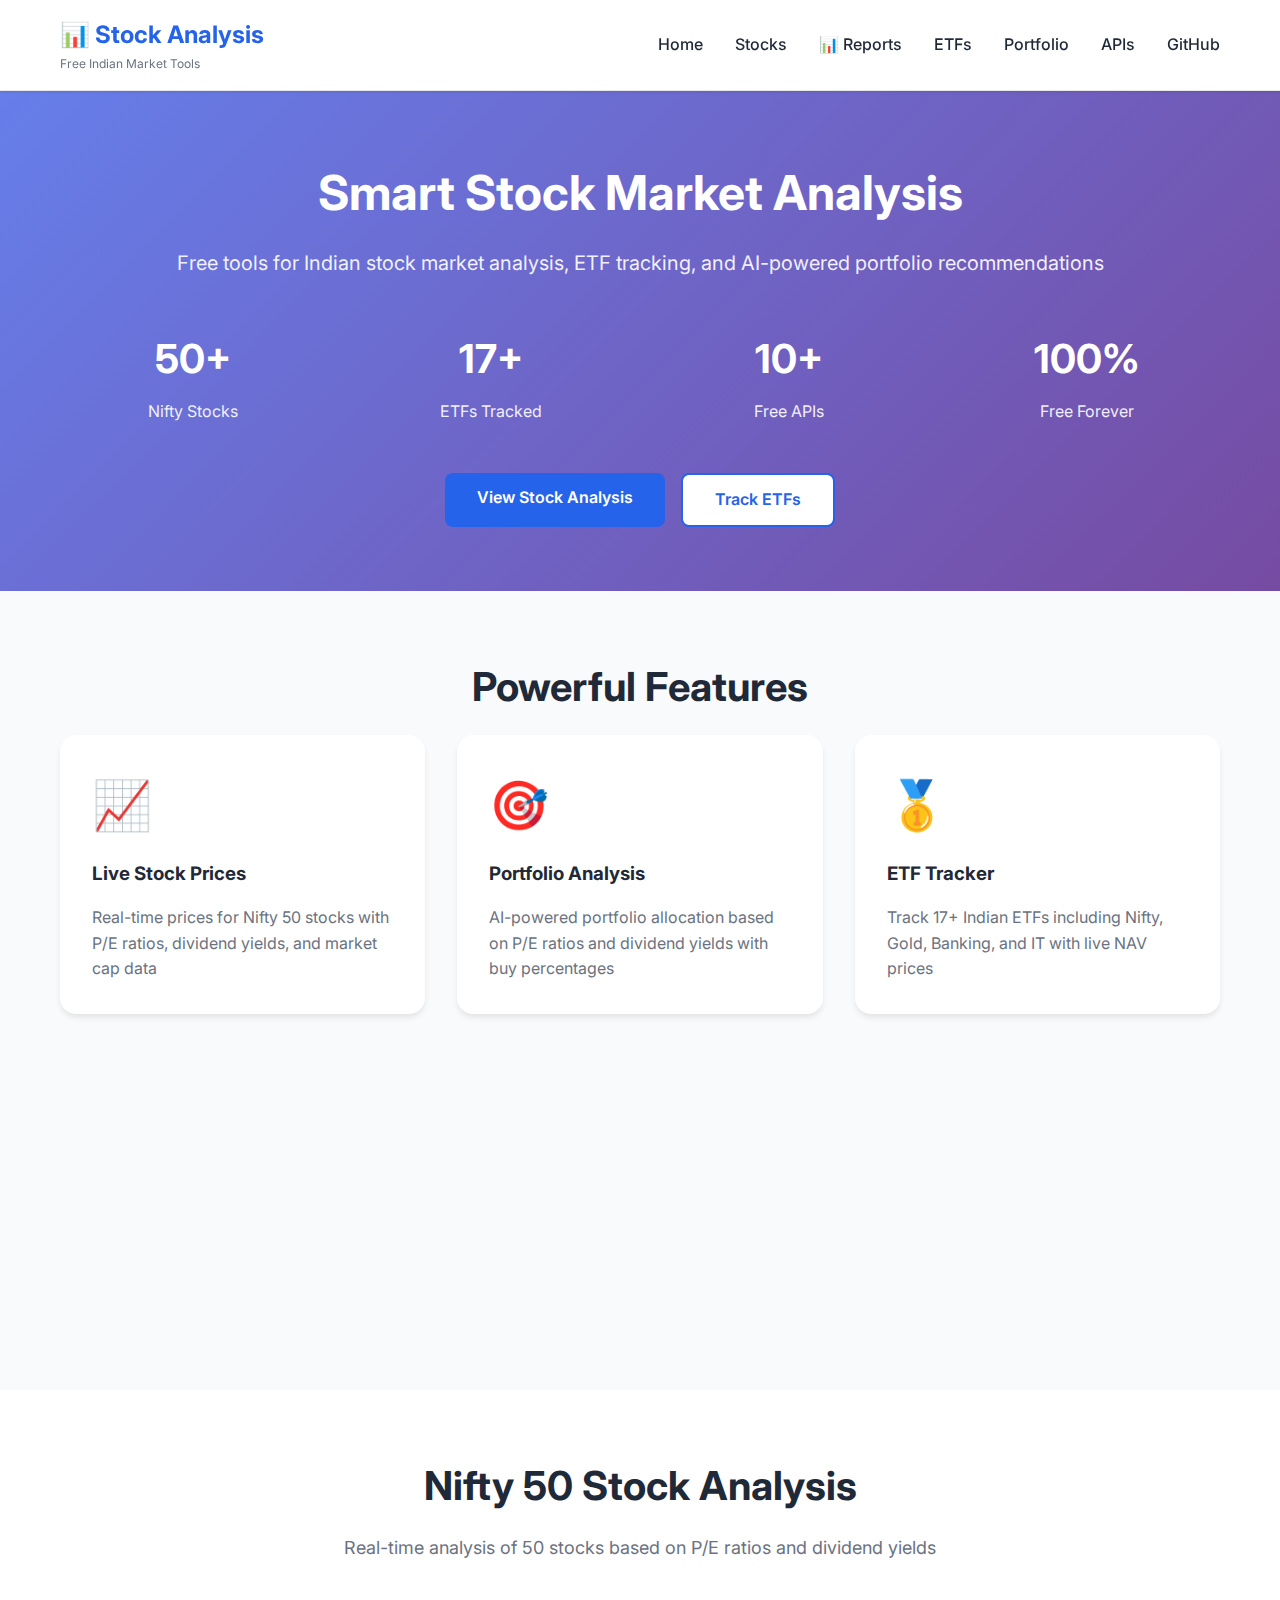
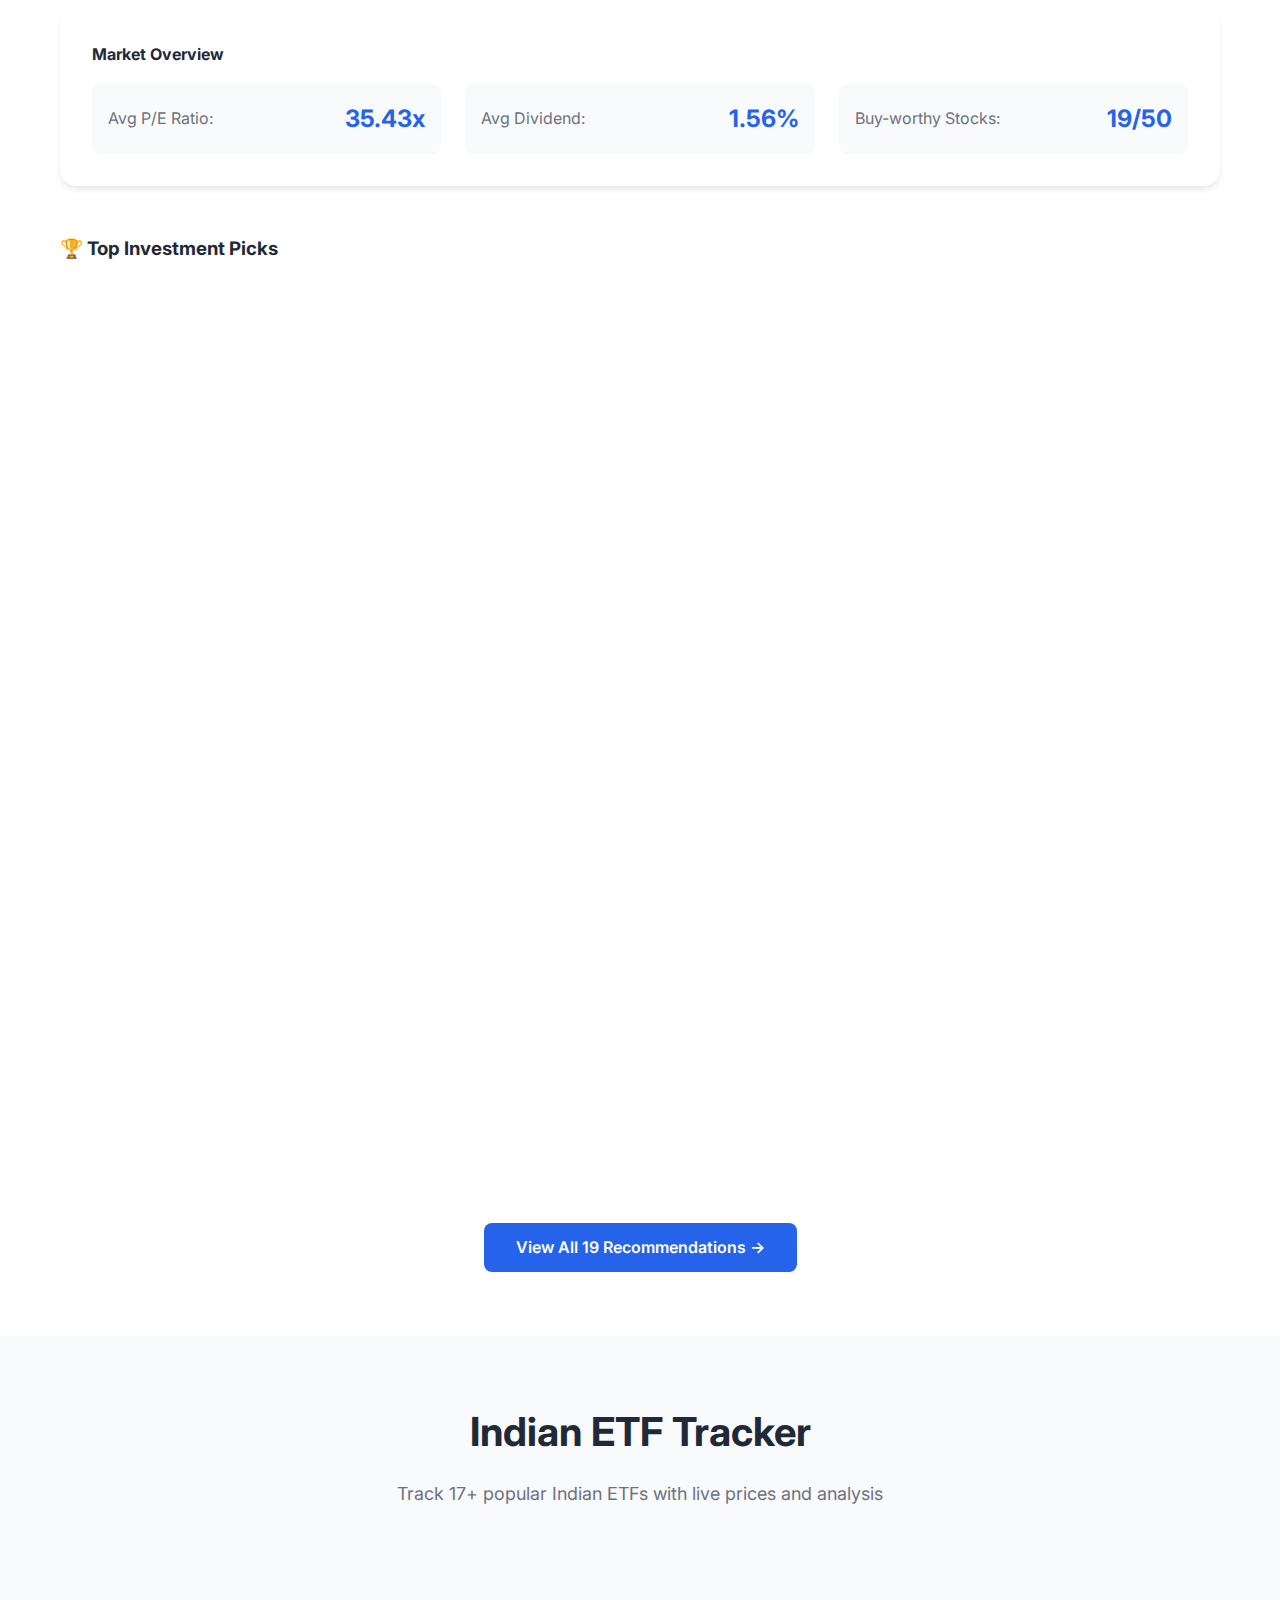
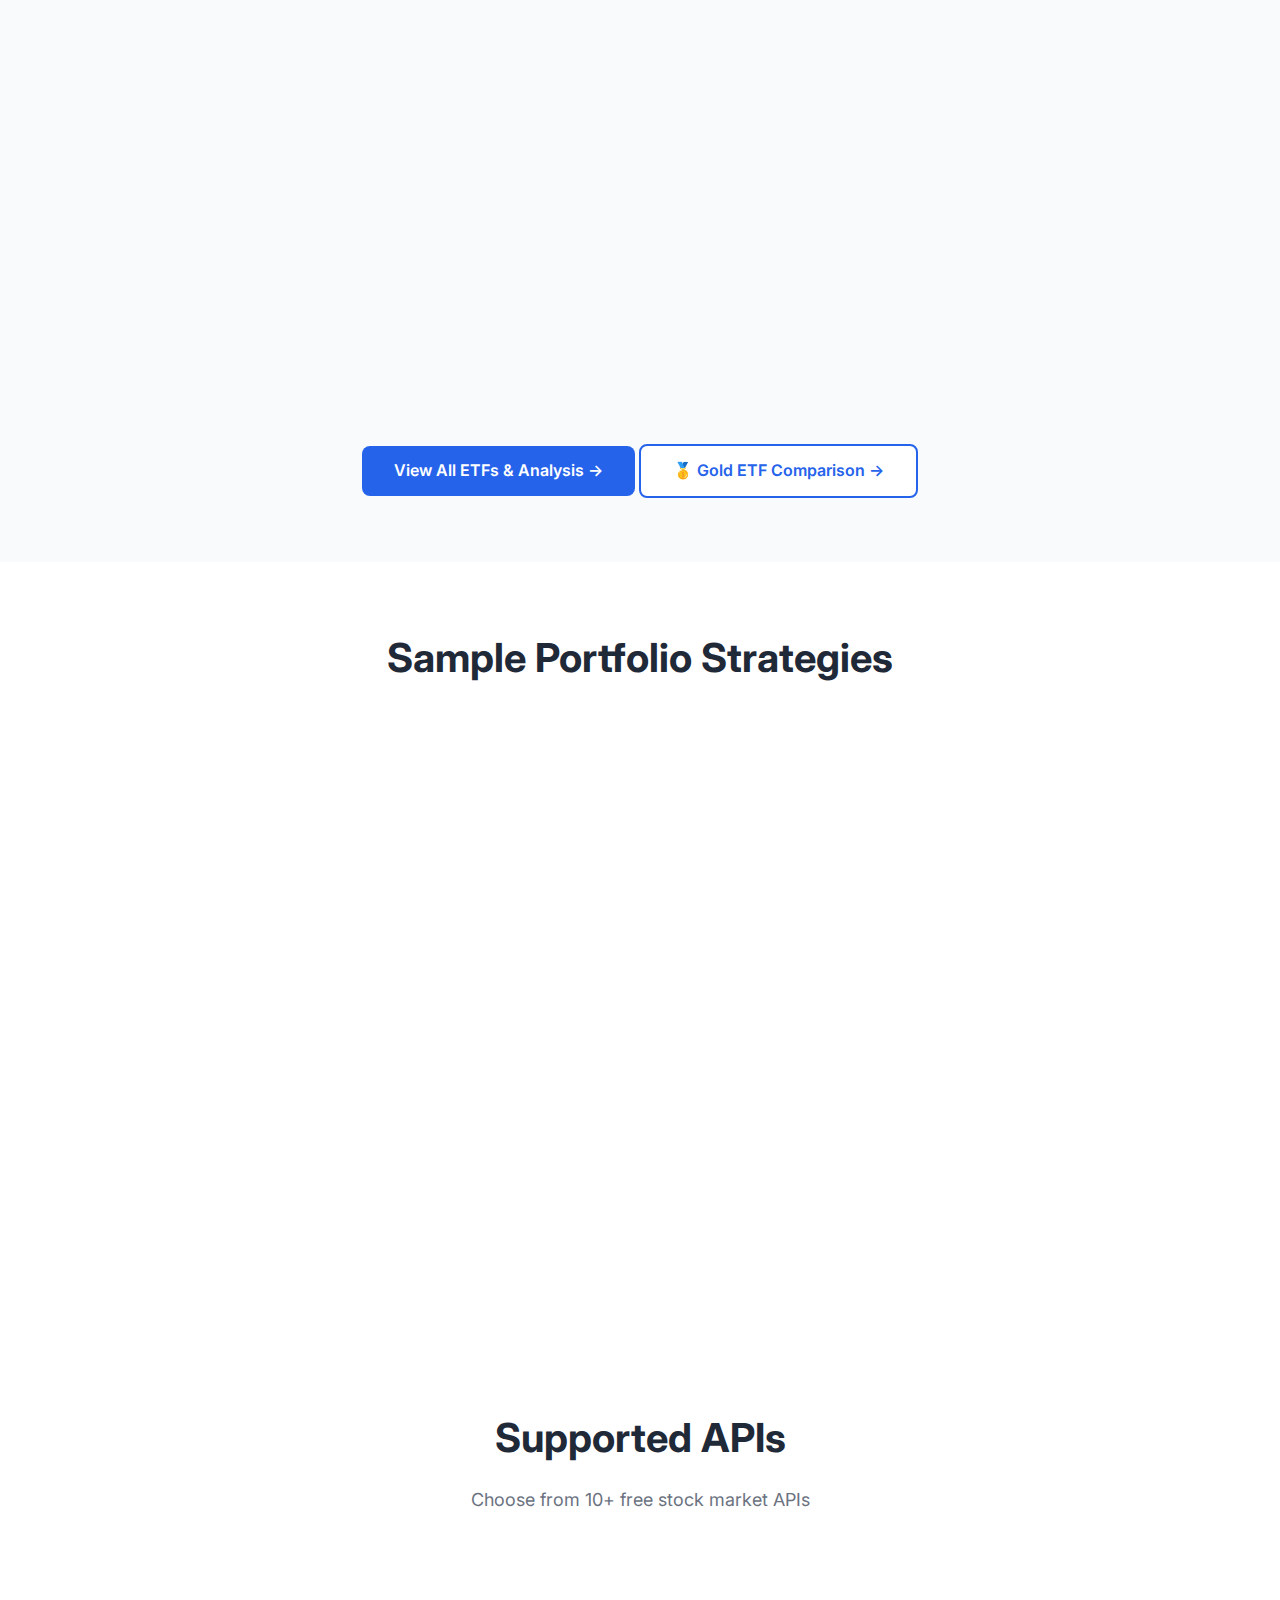
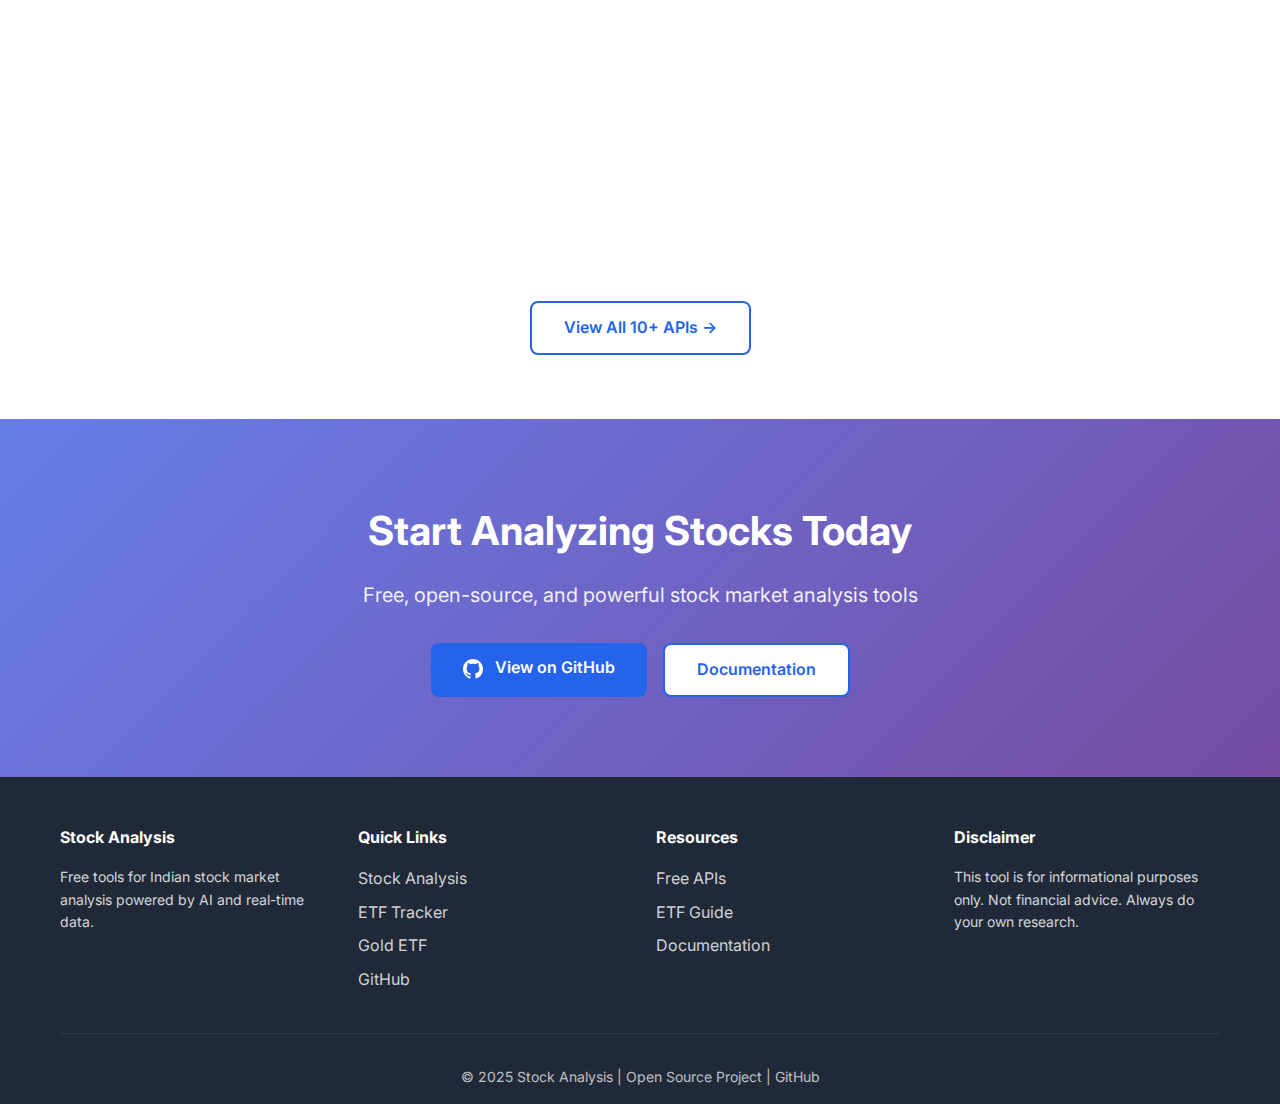
<file: docs/index.html>
<!DOCTYPE html>
<html lang="en">
<head>
    <meta charset="UTF-8">
    <meta name="viewport" content="width=device-width, initial-scale=1.0">
    <meta name="description" content="Free Indian Stock Market Analysis, ETF Tracker, and Portfolio Recommendations powered by AI">
    <title>Indian Stock Market Analysis | Free ETF Tracker & Portfolio Tools</title>
    <link rel="stylesheet" href="css/style.css">
    <link href="https://fonts.googleapis.com/css2?family=Inter:wght@300;400;600;700&display=swap" rel="stylesheet">
</head>
<body>
    <!-- Header -->
    <header class="header">
        <nav class="navbar">
            <div class="container">
                <div class="logo">
                    <h1>📊 Stock Analysis</h1>
                    <span class="tagline">Free Indian Market Tools</span>
                </div>
                <ul class="nav-menu">
                    <li><a href="#home">Home</a></li>
                    <li><a href="#stocks">Stocks</a></li>
                    <li><a href="reports.html">📊 Reports</a></li>
                    <li><a href="#etfs">ETFs</a></li>
                    <li><a href="#portfolio">Portfolio</a></li>
                    <li><a href="#apis">APIs</a></li>
                    <li><a href="https://github.com/dineshratn/angel-one-stock-analysis" target="_blank">GitHub</a></li>
                </ul>
            </div>
        </nav>
    </header>

    <!-- Hero Section -->
    <section id="home" class="hero">
        <div class="container">
            <div class="hero-content">
                <h1 class="hero-title">Smart Stock Market Analysis</h1>
                <p class="hero-subtitle">Free tools for Indian stock market analysis, ETF tracking, and AI-powered portfolio recommendations</p>
                <div class="hero-stats">
                    <div class="stat">
                        <h3>50+</h3>
                        <p>Nifty Stocks</p>
                    </div>
                    <div class="stat">
                        <h3>17+</h3>
                        <p>ETFs Tracked</p>
                    </div>
                    <div class="stat">
                        <h3>10+</h3>
                        <p>Free APIs</p>
                    </div>
                    <div class="stat">
                        <h3>100%</h3>
                        <p>Free Forever</p>
                    </div>
                </div>
                <div class="hero-cta">
                    <a href="#stocks" class="btn btn-primary">View Stock Analysis</a>
                    <a href="#etfs" class="btn btn-secondary">Track ETFs</a>
                </div>
            </div>
        </div>
    </section>

    <!-- Features Section -->
    <section class="features">
        <div class="container">
            <h2 class="section-title">Powerful Features</h2>
            <div class="features-grid">
                <div class="feature-card">
                    <div class="feature-icon">📈</div>
                    <h3>Live Stock Prices</h3>
                    <p>Real-time prices for Nifty 50 stocks with P/E ratios, dividend yields, and market cap data</p>
                </div>
                <div class="feature-card">
                    <div class="feature-icon">🎯</div>
                    <h3>Portfolio Analysis</h3>
                    <p>AI-powered portfolio allocation based on P/E ratios and dividend yields with buy percentages</p>
                </div>
                <div class="feature-card">
                    <div class="feature-icon">🥇</div>
                    <h3>ETF Tracker</h3>
                    <p>Track 17+ Indian ETFs including Nifty, Gold, Banking, and IT with live NAV prices</p>
                </div>
                <div class="feature-card">
                    <div class="feature-icon">🔌</div>
                    <h3>Multiple APIs</h3>
                    <p>10+ free stock market APIs supported including Yahoo Finance, Alpha Vantage, and Finnhub</p>
                </div>
                <div class="feature-card">
                    <div class="feature-icon">📊</div>
                    <h3>Technical Analysis</h3>
                    <p>52-week highs/lows, moving averages, volume analysis, and trend indicators</p>
                </div>
                <div class="feature-card">
                    <div class="feature-icon">💰</div>
                    <h3>Value Picks</h3>
                    <p>Identify undervalued stocks with low P/E ratios and high dividend yields</p>
                </div>
            </div>
        </div>
    </section>

    <!-- Stock Analysis Section -->
    <section id="stocks" class="stock-analysis">
        <div class="container">
            <h2 class="section-title">Nifty 50 Stock Analysis</h2>
            <p class="section-subtitle">Real-time analysis of 50 stocks based on P/E ratios and dividend yields</p>

            <div class="analysis-summary">
                <div class="summary-card">
                    <h4>Market Overview</h4>
                    <div class="summary-stats">
                        <div class="stat-item">
                            <span class="stat-label">Avg P/E Ratio:</span>
                            <span class="stat-value">35.43x</span>
                        </div>
                        <div class="stat-item">
                            <span class="stat-label">Avg Dividend:</span>
                            <span class="stat-value">1.56%</span>
                        </div>
                        <div class="stat-item">
                            <span class="stat-label">Buy-worthy Stocks:</span>
                            <span class="stat-value">19/50</span>
                        </div>
                    </div>
                </div>
            </div>

            <div class="top-picks">
                <h3>🏆 Top Investment Picks</h3>
                <div class="picks-grid">
                    <div class="pick-card strong-buy">
                        <div class="pick-badge">STRONG BUY</div>
                        <h4>POWERGRID</h4>
                        <p class="company-name">Power Grid Corporation</p>
                        <div class="pick-details">
                            <div class="detail">
                                <span>Price:</span>
                                <strong>₹271.30</strong>
                            </div>
                            <div class="detail">
                                <span>P/E Ratio:</span>
                                <strong>17.55x</strong>
                            </div>
                            <div class="detail">
                                <span>Dividend:</span>
                                <strong>5.00%</strong>
                            </div>
                            <div class="detail">
                                <span>Score:</span>
                                <strong>100/100</strong>
                            </div>
                            <div class="detail allocation">
                                <span>Allocation:</span>
                                <strong class="highlight">7.47%</strong>
                            </div>
                        </div>
                    </div>

                    <div class="pick-card strong-buy">
                        <div class="pick-badge">STRONG BUY</div>
                        <h4>WIPRO</h4>
                        <p class="company-name">Wipro Limited</p>
                        <div class="pick-details">
                            <div class="detail">
                                <span>Price:</span>
                                <strong>₹244.37</strong>
                            </div>
                            <div class="detail">
                                <span>P/E Ratio:</span>
                                <strong>19.00x</strong>
                            </div>
                            <div class="detail">
                                <span>Dividend:</span>
                                <strong>4.48%</strong>
                            </div>
                            <div class="detail">
                                <span>Score:</span>
                                <strong>100/100</strong>
                            </div>
                            <div class="detail allocation">
                                <span>Allocation:</span>
                                <strong class="highlight">7.47%</strong>
                            </div>
                        </div>
                    </div>

                    <div class="pick-card buy">
                        <div class="pick-badge buy-badge">BUY</div>
                        <h4>NTPC</h4>
                        <p class="company-name">NTPC Limited</p>
                        <div class="pick-details">
                            <div class="detail">
                                <span>Price:</span>
                                <strong>₹328.45</strong>
                            </div>
                            <div class="detail">
                                <span>P/E Ratio:</span>
                                <strong>17.59x</strong>
                            </div>
                            <div class="detail">
                                <span>Dividend:</span>
                                <strong>3.40%</strong>
                            </div>
                            <div class="detail">
                                <span>Score:</span>
                                <strong>87/100</strong>
                            </div>
                            <div class="detail allocation">
                                <span>Allocation:</span>
                                <strong class="highlight">6.49%</strong>
                            </div>
                        </div>
                    </div>

                    <div class="pick-card buy">
                        <div class="pick-badge buy-badge">BUY</div>
                        <h4>COALINDIA</h4>
                        <p class="company-name">Coal India Limited</p>
                        <div class="pick-details">
                            <div class="detail">
                                <span>Price:</span>
                                <strong>₹386.95</strong>
                            </div>
                            <div class="detail">
                                <span>P/E Ratio:</span>
                                <strong>7.64x</strong>
                            </div>
                            <div class="detail">
                                <span>Dividend:</span>
                                <strong>6.92%</strong>
                            </div>
                            <div class="detail">
                                <span>Score:</span>
                                <strong>82.6/100</strong>
                            </div>
                            <div class="detail allocation">
                                <span>Allocation:</span>
                                <strong class="highlight">6.17%</strong>
                            </div>
                        </div>
                    </div>
                </div>
                <div class="view-more">
                    <a href="stocks.html" class="btn btn-primary">View All 19 Recommendations →</a>
                </div>
            </div>
        </div>
    </section>

    <!-- ETF Section -->
    <section id="etfs" class="etf-section">
        <div class="container">
            <h2 class="section-title">Indian ETF Tracker</h2>
            <p class="section-subtitle">Track 17+ popular Indian ETFs with live prices and analysis</p>

            <div class="etf-categories">
                <div class="category-card">
                    <h3>🏢 Large Cap ETFs</h3>
                    <div class="etf-list">
                        <div class="etf-item">
                            <span class="etf-name">NIFTYBEES</span>
                            <span class="etf-price">₹292.83</span>
                            <span class="etf-expense">0.05%</span>
                        </div>
                        <div class="etf-item">
                            <span class="etf-name">SETFNIF50</span>
                            <span class="etf-price">₹276.57</span>
                            <span class="etf-expense">0.07%</span>
                        </div>
                    </div>
                </div>

                <div class="category-card">
                    <h3>🥇 Gold ETFs</h3>
                    <div class="etf-list">
                        <div class="etf-item recommended">
                            <span class="etf-name">GOLDSHARE</span>
                            <span class="etf-price">₹105.20</span>
                            <span class="etf-badge">⭐ Best</span>
                        </div>
                        <div class="etf-item">
                            <span class="etf-name">GOLDBEES</span>
                            <span class="etf-price">₹103.81</span>
                            <span class="etf-badge">High Liquidity</span>
                        </div>
                    </div>
                </div>

                <div class="category-card">
                    <h3>🏦 Sectoral ETFs</h3>
                    <div class="etf-list">
                        <div class="etf-item">
                            <span class="etf-name">BANKBEES</span>
                            <span class="etf-price">₹603.29</span>
                            <span class="etf-change positive">Near High</span>
                        </div>
                        <div class="etf-item">
                            <span class="etf-name">ITBEES</span>
                            <span class="etf-price">₹39.95</span>
                            <span class="etf-change">Value Pick</span>
                        </div>
                    </div>
                </div>

                <div class="category-card">
                    <h3>💵 Liquid ETF</h3>
                    <div class="etf-list">
                        <div class="etf-item">
                            <span class="etf-name">LIQUIDBEES</span>
                            <span class="etf-price">₹1,000.00</span>
                            <span class="etf-badge">Emergency Fund</span>
                        </div>
                    </div>
                </div>
            </div>

            <div class="view-more">
                <a href="etfs.html" class="btn btn-primary">View All ETFs & Analysis →</a>
                <a href="gold-etf.html" class="btn btn-secondary">🥇 Gold ETF Comparison →</a>
            </div>
        </div>
    </section>

    <!-- Portfolio Section -->
    <section id="portfolio" class="portfolio-section">
        <div class="container">
            <h2 class="section-title">Sample Portfolio Strategies</h2>

            <div class="portfolio-grid">
                <div class="portfolio-card">
                    <h3>Conservative Portfolio</h3>
                    <div class="portfolio-allocation">
                        <div class="allocation-bar">
                            <div class="bar" style="width: 60%; background: #4CAF50;">60%</div>
                        </div>
                        <p>Large Cap Stocks (NIFTYBEES)</p>
                    </div>
                    <div class="portfolio-allocation">
                        <div class="allocation-bar">
                            <div class="bar" style="width: 30%; background: #2196F3;">30%</div>
                        </div>
                        <p>Liquid ETF (LIQUIDBEES)</p>
                    </div>
                    <div class="portfolio-allocation">
                        <div class="allocation-bar">
                            <div class="bar" style="width: 10%; background: #FFD700;">10%</div>
                        </div>
                        <p>Gold (GOLDSHARE)</p>
                    </div>
                    <p class="portfolio-risk">Risk: Low | Suitable for: Beginners</p>
                </div>

                <div class="portfolio-card">
                    <h3>Balanced Portfolio</h3>
                    <div class="portfolio-allocation">
                        <div class="allocation-bar">
                            <div class="bar" style="width: 50%; background: #4CAF50;">50%</div>
                        </div>
                        <p>Large Cap Mix</p>
                    </div>
                    <div class="portfolio-allocation">
                        <div class="allocation-bar">
                            <div class="bar" style="width: 25%; background: #FF9800;">25%</div>
                        </div>
                        <p>Mid Cap (JUNIORBEES)</p>
                    </div>
                    <div class="portfolio-allocation">
                        <div class="allocation-bar">
                            <div class="bar" style="width: 15%; background: #FFD700;">15%</div>
                        </div>
                        <p>Gold</p>
                    </div>
                    <div class="portfolio-allocation">
                        <div class="allocation-bar">
                            <div class="bar" style="width: 10%; background: #2196F3;">10%</div>
                        </div>
                        <p>Liquid</p>
                    </div>
                    <p class="portfolio-risk">Risk: Moderate | Suitable for: Most Investors</p>
                </div>

                <div class="portfolio-card">
                    <h3>Growth Portfolio</h3>
                    <div class="portfolio-allocation">
                        <div class="allocation-bar">
                            <div class="bar" style="width: 40%; background: #FF9800;">40%</div>
                        </div>
                        <p>Mid Cap Growth</p>
                    </div>
                    <div class="portfolio-allocation">
                        <div class="allocation-bar">
                            <div class="bar" style="width: 30%; background: #9C27B0;">30%</div>
                        </div>
                        <p>Banking Sector</p>
                    </div>
                    <div class="portfolio-allocation">
                        <div class="allocation-bar">
                            <div class="bar" style="width: 30%; background: #00BCD4;">30%</div>
                        </div>
                        <p>IT Sector</p>
                    </div>
                    <p class="portfolio-risk">Risk: High | Suitable for: Aggressive Investors</p>
                </div>
            </div>
        </div>
    </section>

    <!-- APIs Section -->
    <section id="apis" class="apis-section">
        <div class="container">
            <h2 class="section-title">Supported APIs</h2>
            <p class="section-subtitle">Choose from 10+ free stock market APIs</p>

            <div class="api-grid">
                <div class="api-card">
                    <div class="api-header">
                        <h3>Yahoo Finance</h3>
                        <span class="api-badge default">DEFAULT</span>
                    </div>
                    <p class="api-limit">Unlimited requests</p>
                    <p class="api-key">No API key required</p>
                    <ul class="api-features">
                        <li>✅ Global coverage</li>
                        <li>✅ Historical data</li>
                        <li>✅ Real-time quotes</li>
                    </ul>
                </div>

                <div class="api-card">
                    <div class="api-header">
                        <h3>Twelve Data</h3>
                        <span class="api-badge">800/day</span>
                    </div>
                    <p class="api-limit">800 requests/day</p>
                    <p class="api-key">Free API key required</p>
                    <ul class="api-features">
                        <li>✅ Real-time data</li>
                        <li>✅ Technical indicators</li>
                        <li>✅ Good free tier</li>
                    </ul>
                </div>

                <div class="api-card">
                    <div class="api-header">
                        <h3>Finnhub</h3>
                        <span class="api-badge">60/min</span>
                    </div>
                    <p class="api-limit">60 requests/minute</p>
                    <p class="api-key">Free API key required</p>
                    <ul class="api-features">
                        <li>✅ News & sentiment</li>
                        <li>✅ Company data</li>
                        <li>✅ Earnings calendar</li>
                    </ul>
                </div>

                <div class="api-card">
                    <div class="api-header">
                        <h3>Alpha Vantage</h3>
                        <span class="api-badge">25/day</span>
                    </div>
                    <p class="api-limit">25 requests/day</p>
                    <p class="api-key">Free API key required</p>
                    <ul class="api-features">
                        <li>✅ Technical indicators</li>
                        <li>✅ Fundamentals</li>
                        <li>✅ Forex & crypto</li>
                    </ul>
                </div>
            </div>
            <div class="view-more">
                <a href="https://github.com/dineshratn/angel-one-stock-analysis/blob/main/FREE_STOCK_APIS.md" class="btn btn-secondary" target="_blank">View All 10+ APIs →</a>
            </div>
        </div>
    </section>

    <!-- CTA Section -->
    <section class="cta-section">
        <div class="container">
            <h2>Start Analyzing Stocks Today</h2>
            <p>Free, open-source, and powerful stock market analysis tools</p>
            <div class="cta-buttons">
                <a href="https://github.com/dineshratn/angel-one-stock-analysis" class="btn btn-primary" target="_blank">
                    <svg width="20" height="20" viewBox="0 0 16 16" fill="currentColor"><path d="M8 0C3.58 0 0 3.58 0 8c0 3.54 2.29 6.53 5.47 7.59.4.07.55-.17.55-.38 0-.19-.01-.82-.01-1.49-2.01.37-2.53-.49-2.69-.94-.09-.23-.48-.94-.82-1.13-.28-.15-.68-.52-.01-.53.63-.01 1.08.58 1.23.82.72 1.21 1.87.87 2.33.66.07-.52.28-.87.51-1.07-1.78-.2-3.64-.89-3.64-3.95 0-.87.31-1.59.82-2.15-.08-.2-.36-1.02.08-2.12 0 0 .67-.21 2.2.82.64-.18 1.32-.27 2-.27.68 0 1.36.09 2 .27 1.53-1.04 2.2-.82 2.2-.82.44 1.1.16 1.92.08 2.12.51.56.82 1.27.82 2.15 0 3.07-1.87 3.75-3.65 3.95.29.25.54.73.54 1.48 0 1.07-.01 1.93-.01 2.2 0 .21.15.46.55.38A8.013 8.013 0 0016 8c0-4.42-3.58-8-8-8z"></path></svg>
                    View on GitHub
                </a>
                <a href="https://github.com/dineshratn/angel-one-stock-analysis/blob/main/README.md" class="btn btn-secondary" target="_blank">Documentation</a>
            </div>
        </div>
    </section>

    <!-- Footer -->
    <footer class="footer">
        <div class="container">
            <div class="footer-content">
                <div class="footer-section">
                    <h4>Stock Analysis</h4>
                    <p>Free tools for Indian stock market analysis powered by AI and real-time data.</p>
                </div>
                <div class="footer-section">
                    <h4>Quick Links</h4>
                    <ul>
                        <li><a href="stocks.html">Stock Analysis</a></li>
                        <li><a href="etfs.html">ETF Tracker</a></li>
                        <li><a href="gold-etf.html">Gold ETF</a></li>
                        <li><a href="https://github.com/dineshratn/angel-one-stock-analysis">GitHub</a></li>
                    </ul>
                </div>
                <div class="footer-section">
                    <h4>Resources</h4>
                    <ul>
                        <li><a href="https://github.com/dineshratn/angel-one-stock-analysis/blob/main/FREE_STOCK_APIS.md">Free APIs</a></li>
                        <li><a href="https://github.com/dineshratn/angel-one-stock-analysis/blob/main/INDIAN_ETFS.md">ETF Guide</a></li>
                        <li><a href="https://github.com/dineshratn/angel-one-stock-analysis/blob/main/README.md">Documentation</a></li>
                    </ul>
                </div>
                <div class="footer-section">
                    <h4>Disclaimer</h4>
                    <p class="disclaimer-text">This tool is for informational purposes only. Not financial advice. Always do your own research.</p>
                </div>
            </div>
            <div class="footer-bottom">
                <p>&copy; 2025 Stock Analysis | Open Source Project | <a href="https://github.com/dineshratn/angel-one-stock-analysis">GitHub</a></p>
            </div>
        </div>
    </footer>

    <script src="js/main.js"></script>
</body>
</html>
</file>
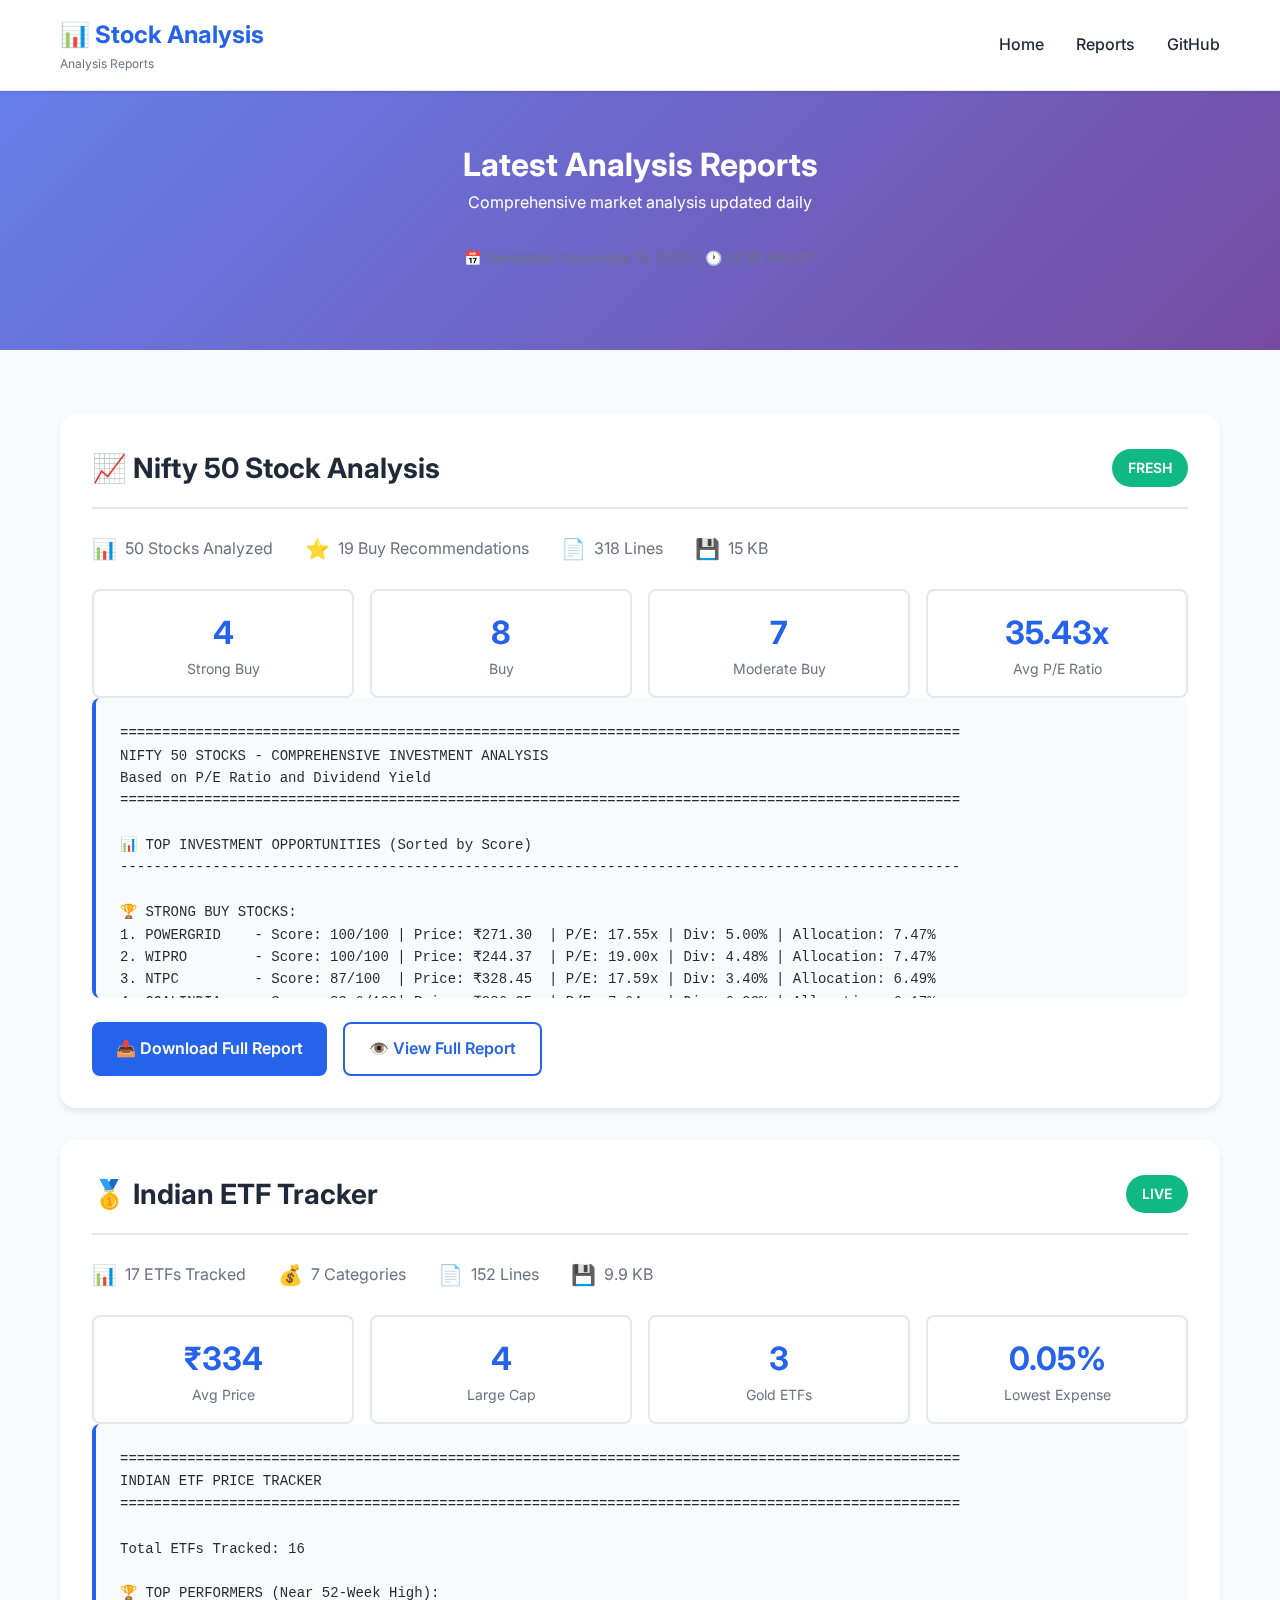
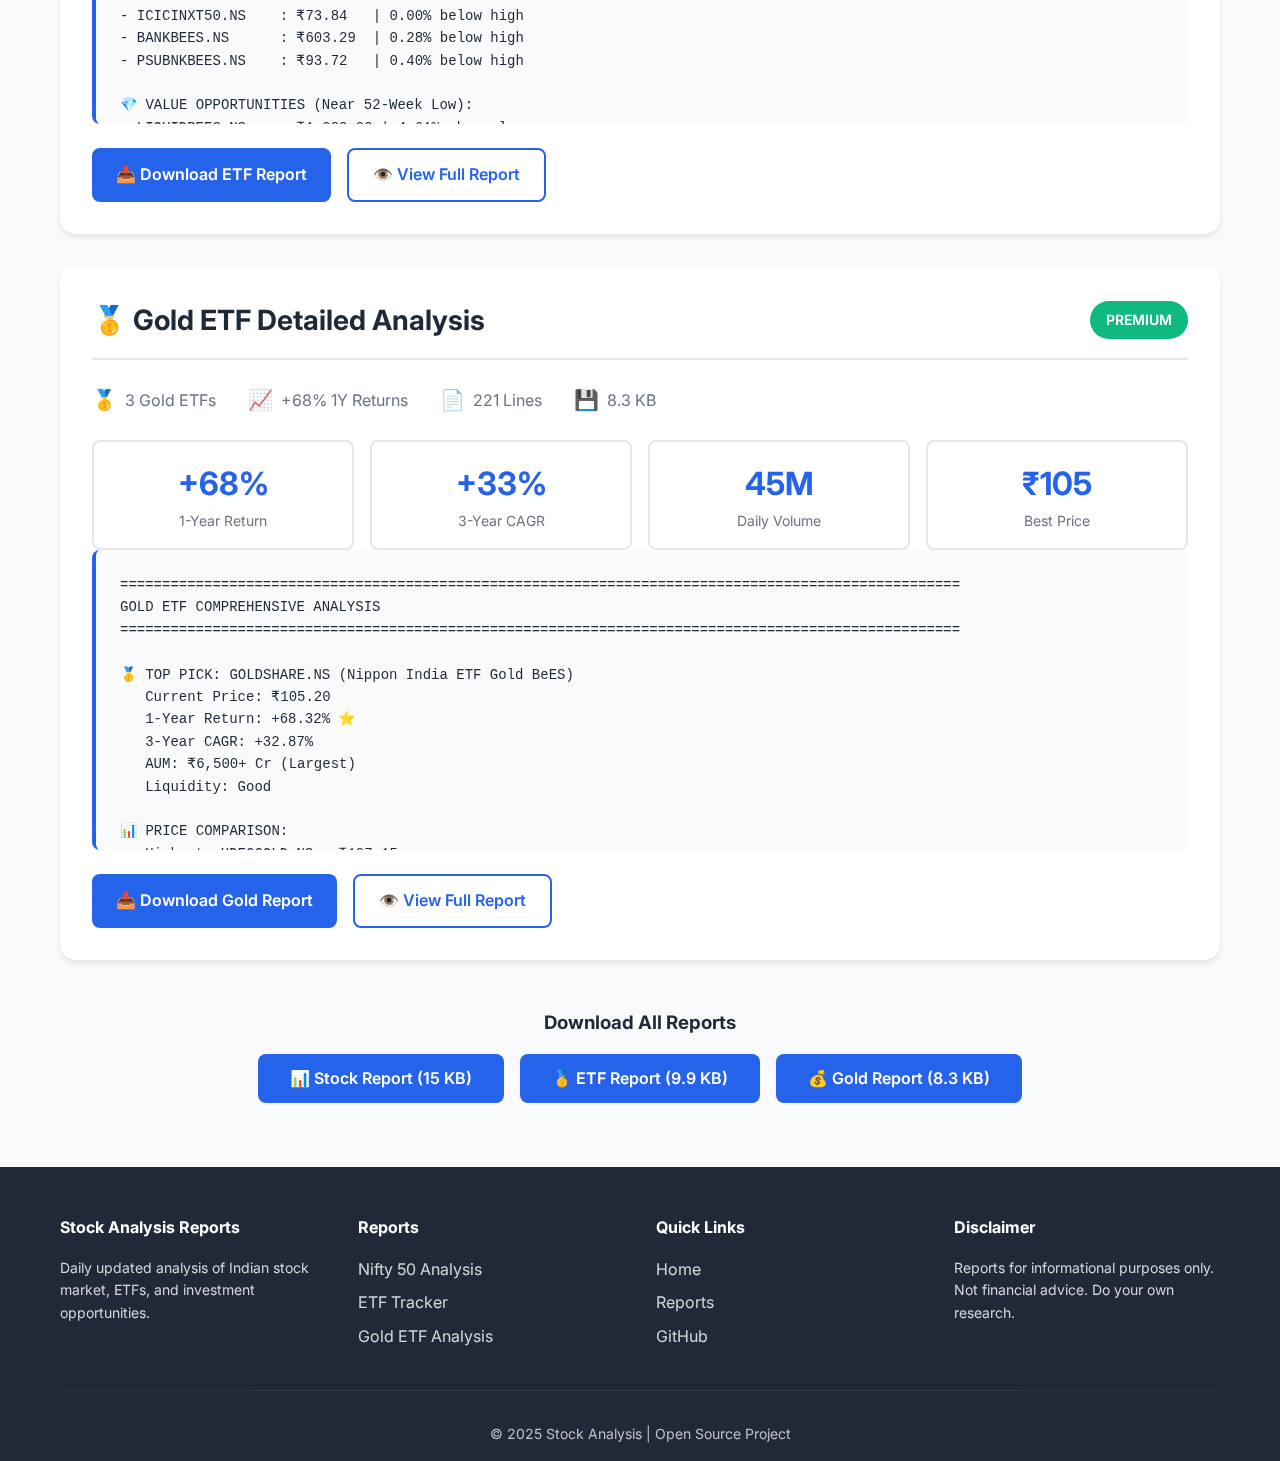
<file: docs/reports.html>
<!DOCTYPE html>
<html lang="en">
<head>
    <meta charset="UTF-8">
    <meta name="viewport" content="width=device-width, initial-scale=1.0">
    <meta name="description" content="Latest stock market analysis reports - Nifty 50 stocks, Indian ETFs, and Gold ETF comparison">
    <title>Analysis Reports | Indian Stock Market</title>
    <link rel="stylesheet" href="css/style.css">
    <link href="https://fonts.googleapis.com/css2?family=Inter:wght@300;400;600;700&display=swap" rel="stylesheet">
    <style>
        .reports-hero {
            background: linear-gradient(135deg, #667eea 0%, #764ba2 100%);
            color: white;
            padding: 3rem 0;
            text-align: center;
        }

        .report-card {
            background: white;
            border-radius: 1rem;
            padding: 2rem;
            margin-bottom: 2rem;
            box-shadow: 0 4px 6px -1px rgba(0, 0, 0, 0.1);
            transition: all 0.3s;
        }

        .report-card:hover {
            transform: translateY(-5px);
            box-shadow: 0 10px 15px -3px rgba(0, 0, 0, 0.1);
        }

        .report-header {
            display: flex;
            justify-content: space-between;
            align-items: center;
            margin-bottom: 1.5rem;
            padding-bottom: 1rem;
            border-bottom: 2px solid #e5e7eb;
        }

        .report-title {
            font-size: 1.75rem;
            color: #1f2937;
            margin: 0;
        }

        .report-badge {
            background: #10b981;
            color: white;
            padding: 0.5rem 1rem;
            border-radius: 2rem;
            font-size: 0.875rem;
            font-weight: 600;
        }

        .report-meta {
            display: flex;
            gap: 2rem;
            margin-bottom: 1.5rem;
            flex-wrap: wrap;
        }

        .meta-item {
            display: flex;
            align-items: center;
            gap: 0.5rem;
            color: #6b7280;
        }

        .meta-icon {
            font-size: 1.25rem;
        }

        .report-preview {
            background: #f9fafb;
            border-left: 4px solid #2563eb;
            padding: 1.5rem;
            border-radius: 0.5rem;
            margin-bottom: 1.5rem;
            font-family: 'Courier New', monospace;
            font-size: 0.875rem;
            overflow-x: auto;
            max-height: 300px;
            overflow-y: auto;
        }

        .report-actions {
            display: flex;
            gap: 1rem;
            flex-wrap: wrap;
        }

        .btn-download {
            background: #2563eb;
            color: white;
            padding: 0.75rem 1.5rem;
            border-radius: 0.5rem;
            text-decoration: none;
            font-weight: 600;
            display: inline-flex;
            align-items: center;
            gap: 0.5rem;
            transition: all 0.3s;
        }

        .btn-download:hover {
            background: #1d4ed8;
            transform: translateY(-2px);
        }

        .btn-view {
            background: white;
            color: #2563eb;
            border: 2px solid #2563eb;
            padding: 0.75rem 1.5rem;
            border-radius: 0.5rem;
            text-decoration: none;
            font-weight: 600;
            display: inline-flex;
            align-items: center;
            gap: 0.5rem;
            transition: all 0.3s;
        }

        .btn-view:hover {
            background: #2563eb;
            color: white;
        }

        .highlights {
            display: grid;
            grid-template-columns: repeat(auto-fit, minmax(200px, 1fr));
            gap: 1rem;
            margin-top: 1rem;
        }

        .highlight-box {
            background: white;
            border: 2px solid #e5e7eb;
            padding: 1rem;
            border-radius: 0.5rem;
            text-align: center;
        }

        .highlight-value {
            font-size: 2rem;
            font-weight: 700;
            color: #2563eb;
        }

        .highlight-label {
            color: #6b7280;
            font-size: 0.875rem;
        }

        .timestamp {
            text-align: center;
            color: #6b7280;
            font-size: 0.875rem;
            margin: 2rem 0;
        }
    </style>
</head>
<body>
    <!-- Header -->
    <header class="header">
        <nav class="navbar">
            <div class="container">
                <div class="logo">
                    <h1>📊 Stock Analysis</h1>
                    <span class="tagline">Analysis Reports</span>
                </div>
                <ul class="nav-menu">
                    <li><a href="index.html">Home</a></li>
                    <li><a href="reports.html">Reports</a></li>
                    <li><a href="https://github.com/dineshratn/angel-one-stock-analysis" target="_blank">GitHub</a></li>
                </ul>
            </div>
        </nav>
    </header>

    <!-- Hero -->
    <section class="reports-hero">
        <div class="container">
            <h1>Latest Analysis Reports</h1>
            <p>Comprehensive market analysis updated daily</p>
            <p class="timestamp">📅 Generated: November 15, 2025 | 🕐 07:45 AM IST</p>
        </div>
    </section>

    <!-- Reports Section -->
    <section style="padding: 4rem 0; background: #f9fafb;">
        <div class="container">

            <!-- Stock Analysis Report -->
            <div class="report-card">
                <div class="report-header">
                    <h2 class="report-title">📈 Nifty 50 Stock Analysis</h2>
                    <span class="report-badge">FRESH</span>
                </div>

                <div class="report-meta">
                    <div class="meta-item">
                        <span class="meta-icon">📊</span>
                        <span>50 Stocks Analyzed</span>
                    </div>
                    <div class="meta-item">
                        <span class="meta-icon">⭐</span>
                        <span>19 Buy Recommendations</span>
                    </div>
                    <div class="meta-item">
                        <span class="meta-icon">📄</span>
                        <span>318 Lines</span>
                    </div>
                    <div class="meta-item">
                        <span class="meta-icon">💾</span>
                        <span>15 KB</span>
                    </div>
                </div>

                <div class="highlights">
                    <div class="highlight-box">
                        <div class="highlight-value">4</div>
                        <div class="highlight-label">Strong Buy</div>
                    </div>
                    <div class="highlight-box">
                        <div class="highlight-value">8</div>
                        <div class="highlight-label">Buy</div>
                    </div>
                    <div class="highlight-box">
                        <div class="highlight-value">7</div>
                        <div class="highlight-label">Moderate Buy</div>
                    </div>
                    <div class="highlight-box">
                        <div class="highlight-value">35.43x</div>
                        <div class="highlight-label">Avg P/E Ratio</div>
                    </div>
                </div>

                <div class="report-preview">
                    <pre>====================================================================================================
NIFTY 50 STOCKS - COMPREHENSIVE INVESTMENT ANALYSIS
Based on P/E Ratio and Dividend Yield
====================================================================================================

📊 TOP INVESTMENT OPPORTUNITIES (Sorted by Score)
----------------------------------------------------------------------------------------------------

🏆 STRONG BUY STOCKS:
1. POWERGRID    - Score: 100/100 | Price: ₹271.30  | P/E: 17.55x | Div: 5.00% | Allocation: 7.47%
2. WIPRO        - Score: 100/100 | Price: ₹244.37  | P/E: 19.00x | Div: 4.48% | Allocation: 7.47%
3. NTPC         - Score: 87/100  | Price: ₹328.45  | P/E: 17.59x | Div: 3.40% | Allocation: 6.49%
4. COALINDIA    - Score: 82.6/100| Price: ₹386.95  | P/E: 7.64x  | Div: 6.92% | Allocation: 6.17%

💼 BUY STOCKS:
5. ONGC         - Score: 78.3/100| Price: ₹247.60  | P/E: 8.51x  | Div: 7.28% | Allocation: 5.84%
6. INFY         - Score: 73.9/100| Price: ₹1502.80 | P/E: 21.52x | Div: 2.92% | Allocation: 5.52%
7. ITC          - Score: 73.9/100| Price: ₹408.15  | P/E: 25.34x | Div: 3.87% | Allocation: 5.52%
8. TCS          - Score: 73.9/100| Price: ₹3106.00 | P/E: 22.73x | Div: 2.00% | Allocation: 5.52%

📉 LOWEST P/E RATIOS (Value Stocks):
- TATAMOTORS: 6.66x
- BPCL: 7.47x
- COALINDIA: 7.64x

💰 HIGHEST DIVIDEND YIELDS:
- ONGC: 7.28%
- COALINDIA: 6.92%
- POWERGRID: 5.00%</pre>
                </div>

                <div class="report-actions">
                    <a href="data/stock_analysis_report.txt" class="btn-download" download>
                        📥 Download Full Report
                    </a>
                    <a href="data/stock_analysis_report.txt" class="btn-view" target="_blank">
                        👁️ View Full Report
                    </a>
                </div>
            </div>

            <!-- ETF Analysis Report -->
            <div class="report-card">
                <div class="report-header">
                    <h2 class="report-title">🥇 Indian ETF Tracker</h2>
                    <span class="report-badge">LIVE</span>
                </div>

                <div class="report-meta">
                    <div class="meta-item">
                        <span class="meta-icon">📊</span>
                        <span>17 ETFs Tracked</span>
                    </div>
                    <div class="meta-item">
                        <span class="meta-icon">💰</span>
                        <span>7 Categories</span>
                    </div>
                    <div class="meta-item">
                        <span class="meta-icon">📄</span>
                        <span>152 Lines</span>
                    </div>
                    <div class="meta-item">
                        <span class="meta-icon">💾</span>
                        <span>9.9 KB</span>
                    </div>
                </div>

                <div class="highlights">
                    <div class="highlight-box">
                        <div class="highlight-value">₹334</div>
                        <div class="highlight-label">Avg Price</div>
                    </div>
                    <div class="highlight-box">
                        <div class="highlight-value">4</div>
                        <div class="highlight-label">Large Cap</div>
                    </div>
                    <div class="highlight-box">
                        <div class="highlight-value">3</div>
                        <div class="highlight-label">Gold ETFs</div>
                    </div>
                    <div class="highlight-box">
                        <div class="highlight-value">0.05%</div>
                        <div class="highlight-label">Lowest Expense</div>
                    </div>
                </div>

                <div class="report-preview">
                    <pre>====================================================================================================
INDIAN ETF PRICE TRACKER
====================================================================================================

Total ETFs Tracked: 16

🏆 TOP PERFORMERS (Near 52-Week High):
- ICICINXT50.NS    : ₹73.84   | 0.00% below high
- BANKBEES.NS      : ₹603.29  | 0.28% below high
- PSUBNKBEES.NS    : ₹93.72   | 0.40% below high

💎 VALUE OPPORTUNITIES (Near 52-Week Low):
- LIQUIDBEES.NS    : ₹1,000.00 | 4.61% above low
- ICICINXT50.NS    : ₹73.84    | 11.64% above low
- SHARIABEES.NS    : ₹506.40   | 15.11% above low

📦 Equity - Large Cap (4 ETFs):
- NIFTYBEES.NS     : ₹292.83  | AUM: ₹10,000+ Cr | Expense: 0.05% ⭐
- SETFNIF50.NS     : ₹276.57  | AUM: ₹12,000+ Cr | Expense: 0.07%
- HDFCSENSEX.NS    : ₹95.19   | AUM: ₹1,000+ Cr  | Expense: 0.35%

📦 Commodity - Gold (3 ETFs):
- GOLDSHARE.NS     : ₹105.20  | AUM: ₹6,500+ Cr  | Expense: 1.00%
- GOLDBEES.NS      : ₹103.81  | AUM: ₹2,000+ Cr  | Highest Liquidity
- HDFCGOLD.NS      : ₹107.15  | AUM: ₹500+ Cr

📦 Liquid/Debt (1 ETF):
- LIQUIDBEES.NS    : ₹1,000.00 | AUM: ₹17,000+ Cr | Expense: 0.06%</pre>
                </div>

                <div class="report-actions">
                    <a href="data/etf_analysis_report.txt" class="btn-download" download>
                        📥 Download ETF Report
                    </a>
                    <a href="data/etf_analysis_report.txt" class="btn-view" target="_blank">
                        👁️ View Full Report
                    </a>
                </div>
            </div>

            <!-- Gold ETF Report -->
            <div class="report-card">
                <div class="report-header">
                    <h2 class="report-title">🥇 Gold ETF Detailed Analysis</h2>
                    <span class="report-badge">PREMIUM</span>
                </div>

                <div class="report-meta">
                    <div class="meta-item">
                        <span class="meta-icon">🥇</span>
                        <span>3 Gold ETFs</span>
                    </div>
                    <div class="meta-item">
                        <span class="meta-icon">📈</span>
                        <span>+68% 1Y Returns</span>
                    </div>
                    <div class="meta-item">
                        <span class="meta-icon">📄</span>
                        <span>221 Lines</span>
                    </div>
                    <div class="meta-item">
                        <span class="meta-icon">💾</span>
                        <span>8.3 KB</span>
                    </div>
                </div>

                <div class="highlights">
                    <div class="highlight-box">
                        <div class="highlight-value">+68%</div>
                        <div class="highlight-label">1-Year Return</div>
                    </div>
                    <div class="highlight-box">
                        <div class="highlight-value">+33%</div>
                        <div class="highlight-label">3-Year CAGR</div>
                    </div>
                    <div class="highlight-box">
                        <div class="highlight-value">45M</div>
                        <div class="highlight-label">Daily Volume</div>
                    </div>
                    <div class="highlight-box">
                        <div class="highlight-value">₹105</div>
                        <div class="highlight-label">Best Price</div>
                    </div>
                </div>

                <div class="report-preview">
                    <pre>====================================================================================================
GOLD ETF COMPREHENSIVE ANALYSIS
====================================================================================================

🥇 TOP PICK: GOLDSHARE.NS (Nippon India ETF Gold BeES)
   Current Price: ₹105.20
   1-Year Return: +68.32% ⭐
   3-Year CAGR: +32.87%
   AUM: ₹6,500+ Cr (Largest)
   Liquidity: Good

📊 PRICE COMPARISON:
   Highest: HDFCGOLD.NS - ₹107.15
   Lowest:  GOLDBEES.NS - ₹103.81
   Difference: ₹3.34 (3.22%)

📈 LIQUIDITY COMPARISON:
   1. GOLDBEES.NS     - 45,272,859 units/day (EXCELLENT) ⭐
   2. HDFCGOLD.NS     - 6,772,860 units/day (GOOD)
   3. GOLDSHARE.NS    - 1,020,146 units/day (GOOD)

💰 RETURNS COMPARISON (1-Year):
   1. GOLDSHARE.NS    - +68.32%
   2. HDFCGOLD.NS     - +68.13%
   3. GOLDBEES.NS     - +68.00%

🎯 INVESTMENT RECOMMENDATIONS:
   ✅ Best Overall: GOLDSHARE.NS (Largest AUM + Best Returns)
   ✅ Best Liquidity: GOLDBEES.NS (Highest trading volume)
   ✅ Best Value: GOLDBEES.NS (Lowest price ₹103.81)

📊 SAMPLE INVESTMENT (GOLDSHARE.NS @ ₹105.20):
   ₹10,000  →  95.1 units  (~95g gold equivalent)
   ₹25,000  → 237.6 units (~237g gold equivalent)
   ₹50,000  → 475.3 units (~475g gold equivalent)
   ₹1,00,000 → 950.6 units (~950g gold equivalent)</pre>
                </div>

                <div class="report-actions">
                    <a href="data/gold_etf_report.txt" class="btn-download" download>
                        📥 Download Gold Report
                    </a>
                    <a href="data/gold_etf_report.txt" class="btn-view" target="_blank">
                        👁️ View Full Report
                    </a>
                </div>
            </div>

            <!-- Download All -->
            <div style="text-align: center; margin-top: 3rem;">
                <h3 style="margin-bottom: 1rem;">Download All Reports</h3>
                <div style="display: flex; gap: 1rem; justify-content: center; flex-wrap: wrap;">
                    <a href="data/stock_analysis_report.txt" class="btn btn-primary" download>
                        📊 Stock Report (15 KB)
                    </a>
                    <a href="data/etf_analysis_report.txt" class="btn btn-primary" download>
                        🥇 ETF Report (9.9 KB)
                    </a>
                    <a href="data/gold_etf_report.txt" class="btn btn-primary" download>
                        💰 Gold Report (8.3 KB)
                    </a>
                </div>
            </div>

        </div>
    </section>

    <!-- Footer -->
    <footer class="footer">
        <div class="container">
            <div class="footer-content">
                <div class="footer-section">
                    <h4>Stock Analysis Reports</h4>
                    <p>Daily updated analysis of Indian stock market, ETFs, and investment opportunities.</p>
                </div>
                <div class="footer-section">
                    <h4>Reports</h4>
                    <ul>
                        <li><a href="data/stock_analysis_report.txt">Nifty 50 Analysis</a></li>
                        <li><a href="data/etf_analysis_report.txt">ETF Tracker</a></li>
                        <li><a href="data/gold_etf_report.txt">Gold ETF Analysis</a></li>
                    </ul>
                </div>
                <div class="footer-section">
                    <h4>Quick Links</h4>
                    <ul>
                        <li><a href="index.html">Home</a></li>
                        <li><a href="reports.html">Reports</a></li>
                        <li><a href="https://github.com/dineshratn/angel-one-stock-analysis">GitHub</a></li>
                    </ul>
                </div>
                <div class="footer-section">
                    <h4>Disclaimer</h4>
                    <p class="disclaimer-text">Reports for informational purposes only. Not financial advice. Do your own research.</p>
                </div>
            </div>
            <div class="footer-bottom">
                <p>&copy; 2025 Stock Analysis | Open Source Project</p>
            </div>
        </div>
    </footer>

    <script src="js/main.js"></script>
</body>
</html>
</file>
<file: docs/css/style.css>
/* Reset and Base Styles */
* {
    margin: 0;
    padding: 0;
    box-sizing: border-box;
}

:root {
    --primary-color: #2563eb;
    --secondary-color: #10b981;
    --danger-color: #ef4444;
    --warning-color: #f59e0b;
    --dark: #1f2937;
    --light: #f9fafb;
    --gray: #6b7280;
    --border: #e5e7eb;
    --shadow: 0 1px 3px 0 rgba(0, 0, 0, 0.1);
    --shadow-md: 0 4px 6px -1px rgba(0, 0, 0, 0.1);
    --shadow-lg: 0 10px 15px -3px rgba(0, 0, 0, 0.1);
}

body {
    font-family: 'Inter', -apple-system, BlinkMacSystemFont, 'Segoe UI', Roboto, sans-serif;
    line-height: 1.6;
    color: var(--dark);
    background: #ffffff;
}

.container {
    max-width: 1200px;
    margin: 0 auto;
    padding: 0 20px;
}

/* Header & Navigation */
.header {
    background: #ffffff;
    border-bottom: 1px solid var(--border);
    position: sticky;
    top: 0;
    z-index: 1000;
    box-shadow: var(--shadow);
}

.navbar {
    padding: 1rem 0;
}

.navbar .container {
    display: flex;
    justify-content: space-between;
    align-items: center;
}

.logo h1 {
    font-size: 1.5rem;
    color: var(--primary-color);
    margin-bottom: 0;
}

.tagline {
    font-size: 0.75rem;
    color: var(--gray);
    display: block;
}

.nav-menu {
    list-style: none;
    display: flex;
    gap: 2rem;
    align-items: center;
}

.nav-menu a {
    text-decoration: none;
    color: var(--dark);
    font-weight: 500;
    transition: color 0.3s;
}

.nav-menu a:hover {
    color: var(--primary-color);
}

/* Hero Section */
.hero {
    background: linear-gradient(135deg, #667eea 0%, #764ba2 100%);
    color: white;
    padding: 4rem 0;
    text-align: center;
}

.hero-title {
    font-size: 3rem;
    font-weight: 700;
    margin-bottom: 1rem;
}

.hero-subtitle {
    font-size: 1.25rem;
    margin-bottom: 3rem;
    opacity: 0.9;
}

.hero-stats {
    display: grid;
    grid-template-columns: repeat(auto-fit, minmax(150px, 1fr));
    gap: 2rem;
    margin-bottom: 3rem;
}

.stat h3 {
    font-size: 2.5rem;
    margin-bottom: 0.5rem;
}

.stat p {
    opacity: 0.9;
}

.hero-cta {
    display: flex;
    gap: 1rem;
    justify-content: center;
    flex-wrap: wrap;
}

/* Buttons */
.btn {
    display: inline-block;
    padding: 0.75rem 2rem;
    border-radius: 0.5rem;
    text-decoration: none;
    font-weight: 600;
    transition: all 0.3s;
    border: none;
    cursor: pointer;
}

.btn-primary {
    background: var(--primary-color);
    color: white;
}

.btn-primary:hover {
    background: #1d4ed8;
    transform: translateY(-2px);
    box-shadow: var(--shadow-lg);
}

.btn-secondary {
    background: white;
    color: var(--primary-color);
    border: 2px solid var(--primary-color);
}

.btn-secondary:hover {
    background: var(--primary-color);
    color: white;
}

/* Sections */
section {
    padding: 4rem 0;
}

.section-title {
    font-size: 2.5rem;
    text-align: center;
    margin-bottom: 1rem;
    color: var(--dark);
}

.section-subtitle {
    text-align: center;
    color: var(--gray);
    margin-bottom: 3rem;
    font-size: 1.125rem;
}

/* Features Section */
.features {
    background: var(--light);
}

.features-grid {
    display: grid;
    grid-template-columns: repeat(auto-fit, minmax(300px, 1fr));
    gap: 2rem;
}

.feature-card {
    background: white;
    padding: 2rem;
    border-radius: 1rem;
    box-shadow: var(--shadow-md);
    transition: transform 0.3s;
}

.feature-card:hover {
    transform: translateY(-5px);
    box-shadow: var(--shadow-lg);
}

.feature-icon {
    font-size: 3rem;
    margin-bottom: 1rem;
}

.feature-card h3 {
    margin-bottom: 1rem;
    color: var(--dark);
}

.feature-card p {
    color: var(--gray);
}

/* Stock Analysis Section */
.analysis-summary {
    margin-bottom: 3rem;
}

.summary-card {
    background: white;
    border-radius: 1rem;
    padding: 2rem;
    box-shadow: var(--shadow-md);
}

.summary-stats {
    display: grid;
    grid-template-columns: repeat(auto-fit, minmax(200px, 1fr));
    gap: 1.5rem;
    margin-top: 1rem;
}

.stat-item {
    display: flex;
    justify-content: space-between;
    align-items: center;
    padding: 1rem;
    background: var(--light);
    border-radius: 0.5rem;
}

.stat-label {
    color: var(--gray);
}

.stat-value {
    font-size: 1.5rem;
    font-weight: 700;
    color: var(--primary-color);
}

/* Top Picks */
.top-picks {
    margin-top: 3rem;
}

.picks-grid {
    display: grid;
    grid-template-columns: repeat(auto-fit, minmax(280px, 1fr));
    gap: 2rem;
    margin-top: 2rem;
}

.pick-card {
    background: white;
    border-radius: 1rem;
    padding: 1.5rem;
    box-shadow: var(--shadow-md);
    border: 2px solid transparent;
    transition: all 0.3s;
    position: relative;
}

.pick-card:hover {
    transform: translateY(-5px);
    box-shadow: var(--shadow-lg);
}

.pick-card.strong-buy {
    border-color: var(--secondary-color);
}

.pick-card.buy {
    border-color: var(--primary-color);
}

.pick-badge {
    position: absolute;
    top: -10px;
    right: 10px;
    background: var(--secondary-color);
    color: white;
    padding: 0.25rem 0.75rem;
    border-radius: 1rem;
    font-size: 0.75rem;
    font-weight: 600;
}

.buy-badge {
    background: var(--primary-color);
}

.pick-card h4 {
    font-size: 1.5rem;
    margin-bottom: 0.25rem;
    color: var(--dark);
}

.company-name {
    color: var(--gray);
    font-size: 0.875rem;
    margin-bottom: 1.5rem;
}

.pick-details {
    display: grid;
    gap: 0.75rem;
}

.detail {
    display: flex;
    justify-content: space-between;
    padding: 0.5rem 0;
    border-bottom: 1px solid var(--border);
}

.detail:last-child {
    border-bottom: none;
}

.detail.allocation {
    background: #eff6ff;
    padding: 0.75rem;
    border-radius: 0.5rem;
    border: none;
    margin-top: 0.5rem;
}

.highlight {
    color: var(--primary-color);
    font-size: 1.25rem;
}

.view-more {
    text-align: center;
    margin-top: 3rem;
}

/* ETF Section */
.etf-section {
    background: var(--light);
}

.etf-categories {
    display: grid;
    grid-template-columns: repeat(auto-fit, minmax(280px, 1fr));
    gap: 2rem;
}

.category-card {
    background: white;
    border-radius: 1rem;
    padding: 1.5rem;
    box-shadow: var(--shadow-md);
}

.category-card h3 {
    margin-bottom: 1rem;
    color: var(--dark);
}

.etf-list {
    display: grid;
    gap: 1rem;
}

.etf-item {
    display: grid;
    grid-template-columns: 1fr auto auto;
    gap: 1rem;
    align-items: center;
    padding: 1rem;
    background: var(--light);
    border-radius: 0.5rem;
    transition: all 0.3s;
}

.etf-item:hover {
    background: #e0f2fe;
}

.etf-item.recommended {
    background: #fef3c7;
    border: 2px solid #fbbf24;
}

.etf-name {
    font-weight: 600;
    color: var(--dark);
}

.etf-price {
    font-weight: 700;
    color: var(--primary-color);
}

.etf-expense {
    font-size: 0.875rem;
    color: var(--gray);
}

.etf-badge {
    background: var(--primary-color);
    color: white;
    padding: 0.25rem 0.75rem;
    border-radius: 1rem;
    font-size: 0.75rem;
    font-weight: 600;
}

.etf-change {
    font-size: 0.875rem;
    padding: 0.25rem 0.75rem;
    border-radius: 0.5rem;
    background: var(--light);
    color: var(--gray);
}

.etf-change.positive {
    background: #d1fae5;
    color: var(--secondary-color);
}

/* Portfolio Section */
.portfolio-grid {
    display: grid;
    grid-template-columns: repeat(auto-fit, minmax(320px, 1fr));
    gap: 2rem;
}

.portfolio-card {
    background: white;
    border-radius: 1rem;
    padding: 2rem;
    box-shadow: var(--shadow-md);
}

.portfolio-card h3 {
    margin-bottom: 1.5rem;
    color: var(--dark);
}

.portfolio-allocation {
    margin-bottom: 1.5rem;
}

.allocation-bar {
    height: 40px;
    background: var(--light);
    border-radius: 0.5rem;
    overflow: hidden;
    margin-bottom: 0.5rem;
}

.bar {
    height: 100%;
    display: flex;
    align-items: center;
    justify-content: center;
    color: white;
    font-weight: 600;
    transition: width 0.5s;
}

.portfolio-allocation p {
    color: var(--gray);
    font-size: 0.875rem;
}

.portfolio-risk {
    margin-top: 1.5rem;
    padding: 1rem;
    background: var(--light);
    border-radius: 0.5rem;
    font-size: 0.875rem;
    color: var(--gray);
}

/* APIs Section */
.api-grid {
    display: grid;
    grid-template-columns: repeat(auto-fit, minmax(260px, 1fr));
    gap: 2rem;
}

.api-card {
    background: white;
    border-radius: 1rem;
    padding: 1.5rem;
    box-shadow: var(--shadow-md);
    transition: all 0.3s;
}

.api-card:hover {
    transform: translateY(-5px);
    box-shadow: var(--shadow-lg);
}

.api-header {
    display: flex;
    justify-content: space-between;
    align-items: center;
    margin-bottom: 1rem;
}

.api-header h3 {
    color: var(--dark);
}

.api-badge {
    background: var(--primary-color);
    color: white;
    padding: 0.25rem 0.75rem;
    border-radius: 1rem;
    font-size: 0.75rem;
    font-weight: 600;
}

.api-badge.default {
    background: var(--secondary-color);
}

.api-limit {
    font-weight: 600;
    margin-bottom: 0.5rem;
}

.api-key {
    color: var(--gray);
    font-size: 0.875rem;
    margin-bottom: 1rem;
}

.api-features {
    list-style: none;
}

.api-features li {
    padding: 0.5rem 0;
    color: var(--gray);
}

/* CTA Section */
.cta-section {
    background: linear-gradient(135deg, #667eea 0%, #764ba2 100%);
    color: white;
    text-align: center;
    padding: 5rem 0;
}

.cta-section h2 {
    font-size: 2.5rem;
    margin-bottom: 1rem;
}

.cta-section p {
    font-size: 1.25rem;
    margin-bottom: 2rem;
    opacity: 0.9;
}

.cta-buttons {
    display: flex;
    gap: 1rem;
    justify-content: center;
    flex-wrap: wrap;
}

.cta-buttons .btn svg {
    vertical-align: middle;
    margin-right: 0.5rem;
}

/* Footer */
.footer {
    background: var(--dark);
    color: white;
    padding: 3rem 0 1rem;
}

.footer-content {
    display: grid;
    grid-template-columns: repeat(auto-fit, minmax(200px, 1fr));
    gap: 2rem;
    margin-bottom: 2rem;
}

.footer-section h4 {
    margin-bottom: 1rem;
    color: white;
}

.footer-section p {
    opacity: 0.8;
    font-size: 0.875rem;
}

.footer-section ul {
    list-style: none;
}

.footer-section ul li {
    margin-bottom: 0.5rem;
}

.footer-section a {
    color: rgba(255, 255, 255, 0.8);
    text-decoration: none;
    transition: color 0.3s;
}

.footer-section a:hover {
    color: white;
}

.disclaimer-text {
    font-size: 0.75rem;
    opacity: 0.7;
}

.footer-bottom {
    text-align: center;
    padding-top: 2rem;
    border-top: 1px solid rgba(255, 255, 255, 0.1);
    opacity: 0.7;
    font-size: 0.875rem;
}

.footer-bottom a {
    color: white;
    text-decoration: none;
}

/* Responsive */
@media (max-width: 768px) {
    .nav-menu {
        display: none;
    }

    .hero-title {
        font-size: 2rem;
    }

    .hero-subtitle {
        font-size: 1rem;
    }

    .section-title {
        font-size: 2rem;
    }

    .features-grid,
    .picks-grid,
    .etf-categories,
    .portfolio-grid,
    .api-grid {
        grid-template-columns: 1fr;
    }

    .hero-stats {
        grid-template-columns: repeat(2, 1fr);
    }
}

/* Animations */
@keyframes fadeIn {
    from {
        opacity: 0;
        transform: translateY(20px);
    }
    to {
        opacity: 1;
        transform: translateY(0);
    }
}

.feature-card,
.pick-card,
.category-card,
.portfolio-card,
.api-card {
    animation: fadeIn 0.6s ease-out;
}
</file>
